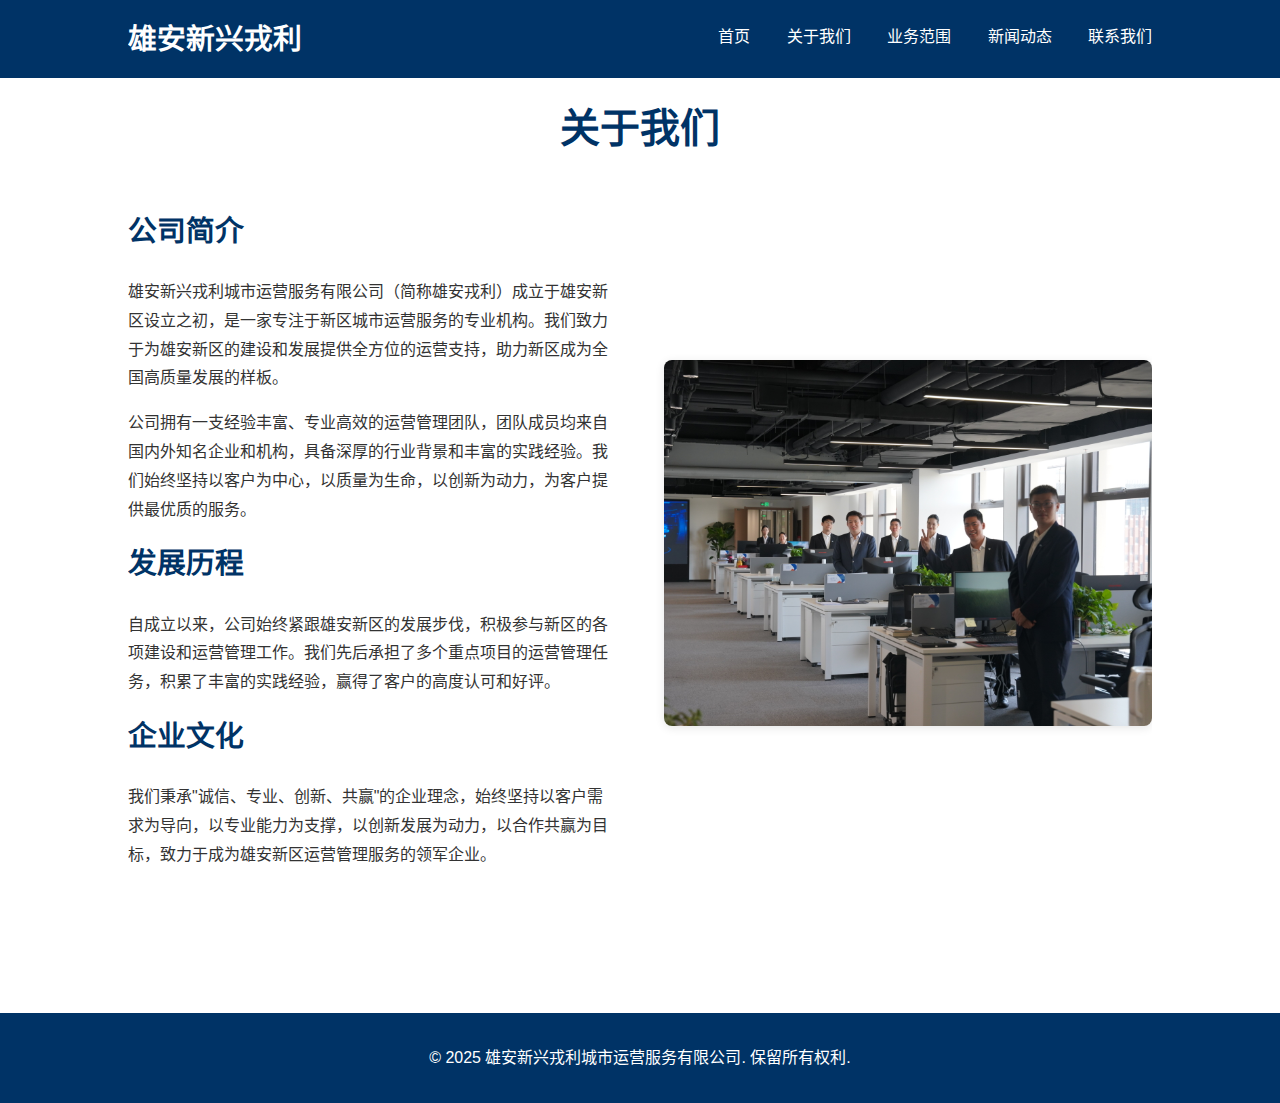
<file: about.html>
<!DOCTYPE html>
<html lang="zh-CN">
<head>
    <meta charset="UTF-8">
    <meta name="viewport" content="width=device-width, initial-scale=1.0">
    <title>关于我们 - 雄安新兴戎利官方网站</title>
    <link rel="stylesheet" href="style.css">
</head>
<body>
    <header>
        <div class="container">
            <div class="logo">
                <h1>雄安新兴戎利</h1>
            </div>
            <nav>
                <ul>
                    <li><a href="index.html">首页</a></li>
                    <li><a href="about.html">关于我们</a></li>
                    <li><a href="business.html">业务范围</a></li>
                    <li><a href="news.html">新闻动态</a></li>
                    <li><a href="contact.html">联系我们</a></li>
                </ul>
            </nav>
        </div>
    </header>

    <main>
        <section class="about">
            <div class="container">
                <h2>关于我们</h2>
                <div class="about-content">
                    <div class="about-text">
                        <h3>公司简介</h3>
                        <p>雄安新兴戎利城市运营服务有限公司（简称雄安戎利）成立于雄安新区设立之初，是一家专注于新区城市运营服务的专业机构。我们致力于为雄安新区的建设和发展提供全方位的运营支持，助力新区成为全国高质量发展的样板。</p>
                        <p>公司拥有一支经验丰富、专业高效的运营管理团队，团队成员均来自国内外知名企业和机构，具备深厚的行业背景和丰富的实践经验。我们始终坚持以客户为中心，以质量为生命，以创新为动力，为客户提供最优质的服务。</p>
                        <h3>发展历程</h3>
                        <p>自成立以来，公司始终紧跟雄安新区的发展步伐，积极参与新区的各项建设和运营管理工作。我们先后承担了多个重点项目的运营管理任务，积累了丰富的实践经验，赢得了客户的高度认可和好评。</p>
                        <h3>企业文化</h3>
                        <p>我们秉承"诚信、专业、创新、共赢"的企业理念，始终坚持以客户需求为导向，以专业能力为支撑，以创新发展为动力，以合作共赢为目标，致力于成为雄安新区运营管理服务的领军企业。</p>
                    </div>
                    <div class="about-image">
                        <img src="公司办公环境.jpg" alt="公司办公环境">
                    </div>
                </div>
            </div>
        </section>
    </main>

    <footer>
        <div class="container">
            <p>&copy; 2025 雄安新兴戎利城市运营服务有限公司. 保留所有权利.</p>
        </div>
    </footer>

    <script src="script.js"></script>
</body>

</html>
</file>
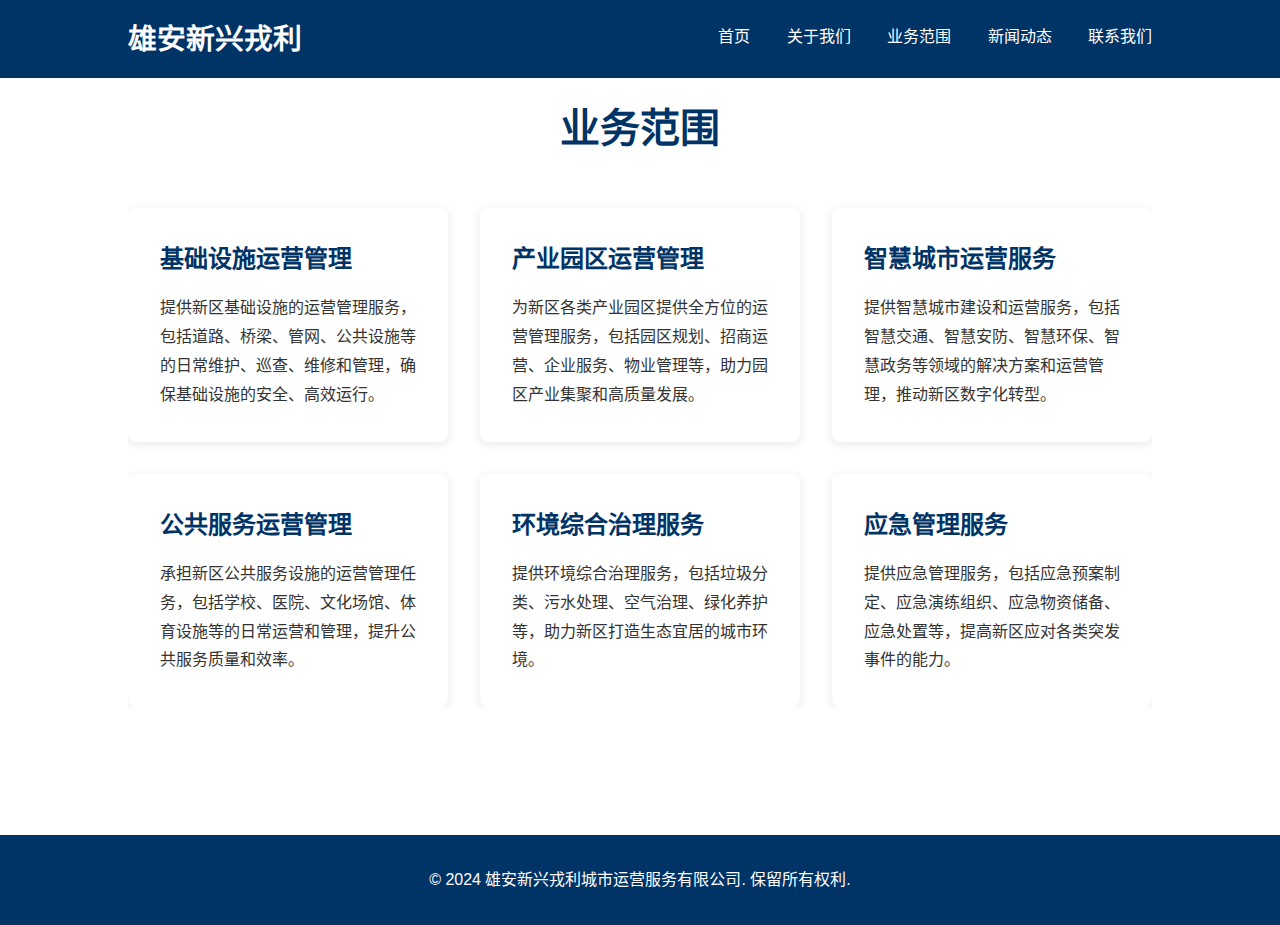
<file: business.html>
<!DOCTYPE html>
<html lang="zh-CN">
<head>
    <meta charset="UTF-8">
    <meta name="viewport" content="width=device-width, initial-scale=1.0">
    <title>业务范围 - 雄安新兴戎利官方网站</title>
    <link rel="stylesheet" href="style.css">
</head>
<body>
    <header>
        <div class="container">
            <div class="logo">
                <h1>雄安新兴戎利</h1>
            </div>
            <nav>
                <ul>
                    <li><a href="index.html">首页</a></li>
                    <li><a href="about.html">关于我们</a></li>
                    <li><a href="business.html">业务范围</a></li>
                    <li><a href="news.html">新闻动态</a></li>
                    <li><a href="contact.html">联系我们</a></li>
                </ul>
            </nav>
        </div>
    </header>

    <main>
        <section class="business">
            <div class="container">
                <h2>业务范围</h2>
                <div class="business-items">
                    <div class="business-item">
                        <h3>基础设施运营管理</h3>
                        <p>提供新区基础设施的运营管理服务，包括道路、桥梁、管网、公共设施等的日常维护、巡查、维修和管理，确保基础设施的安全、高效运行。</p>
                    </div>
                    <div class="business-item">
                        <h3>产业园区运营管理</h3>
                        <p>为新区各类产业园区提供全方位的运营管理服务，包括园区规划、招商运营、企业服务、物业管理等，助力园区产业集聚和高质量发展。</p>
                    </div>
                    <div class="business-item">
                        <h3>智慧城市运营服务</h3>
                        <p>提供智慧城市建设和运营服务，包括智慧交通、智慧安防、智慧环保、智慧政务等领域的解决方案和运营管理，推动新区数字化转型。</p>
                    </div>
                    <div class="business-item">
                        <h3>公共服务运营管理</h3>
                        <p>承担新区公共服务设施的运营管理任务，包括学校、医院、文化场馆、体育设施等的日常运营和管理，提升公共服务质量和效率。</p>
                    </div>
                    <div class="business-item">
                        <h3>环境综合治理服务</h3>
                        <p>提供环境综合治理服务，包括垃圾分类、污水处理、空气治理、绿化养护等，助力新区打造生态宜居的城市环境。</p>
                    </div>
                    <div class="business-item">
                        <h3>应急管理服务</h3>
                        <p>提供应急管理服务，包括应急预案制定、应急演练组织、应急物资储备、应急处置等，提高新区应对各类突发事件的能力。</p>
                    </div>
                </div>
            </div>
        </section>
    </main>

    <footer>
        <div class="container">
            <p>&copy; 2024 雄安新兴戎利城市运营服务有限公司. 保留所有权利.</p>
        </div>
    </footer>

    <script src="script.js"></script>
</body>
</html>
</file>
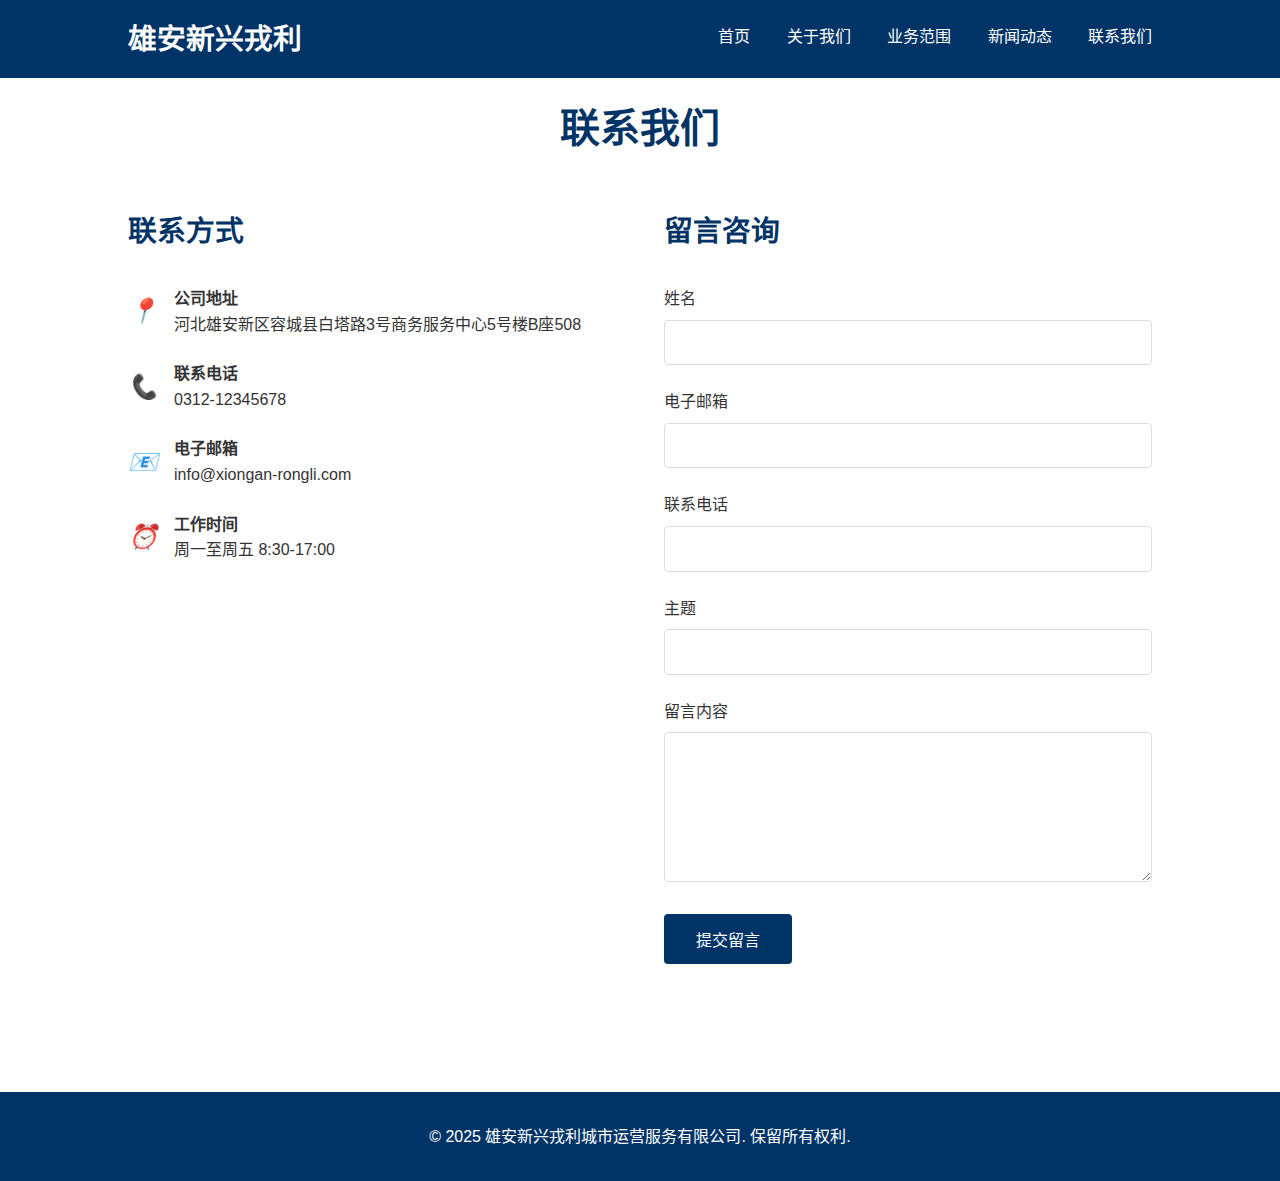
<file: contact.html>
<!DOCTYPE html>
<html lang="zh-CN">
<head>
    <meta charset="UTF-8">
    <meta name="viewport" content="width=device-width, initial-scale=1.0">
    <title>联系我们 - 雄安新兴戎利官方网站</title>
    <link rel="stylesheet" href="style.css">
</head>
<body>
    <header>
        <div class="container">
            <div class="logo">
                <h1>雄安新兴戎利</h1>
            </div>
            <nav>
                <ul>
                    <li><a href="index.html">首页</a></li>
                    <li><a href="about.html">关于我们</a></li>
                    <li><a href="business.html">业务范围</a></li>
                    <li><a href="news.html">新闻动态</a></li>
                    <li><a href="contact.html">联系我们</a></li>
                </ul>
            </nav>
        </div>
    </header>

    <main>
        <section class="contact">
            <div class="container">
                <h2>联系我们</h2>
                <div class="contact-content">
                    <div class="contact-info">
                        <h3>联系方式</h3>
                        <div class="contact-item">
                            <i class="icon">📍</i>
                            <div>
                                <h4>公司地址</h4>
                                <p>河北雄安新区容城县白塔路3号商务服务中心5号楼B座508</p>
                            </div>
                        </div>
                        <div class="contact-item">
                            <i class="icon">📞</i>
                            <div>
                                <h4>联系电话</h4>
                                <p>0312-12345678</p>
                            </div>
                        </div>
                        <div class="contact-item">
                            <i class="icon">📧</i>
                            <div>
                                <h4>电子邮箱</h4>
                                <p>info@xiongan-rongli.com</p>
                            </div>
                        </div>
                        <div class="contact-item">
                            <i class="icon">⏰</i>
                            <div>
                                <h4>工作时间</h4>
                                <p>周一至周五 8:30-17:00</p>
                            </div>
                        </div>
                    </div>
                    <div class="contact-form">
                        <h3>留言咨询</h3>
                        <form class="contact-form">
                            <div class="form-group">
                                <label for="name">姓名</label>
                                <input type="text" id="name" name="name" required>
                            </div>
                            <div class="form-group">
                                <label for="email">电子邮箱</label>
                                <input type="email" id="email" name="email" required>
                            </div>
                            <div class="form-group">
                                <label for="phone">联系电话</label>
                                <input type="tel" id="phone" name="phone">
                            </div>
                            <div class="form-group">
                                <label for="subject">主题</label>
                                <input type="text" id="subject" name="subject" required>
                            </div>
                            <div class="form-group">
                                <label for="message">留言内容</label>
                                <textarea id="message" name="message" rows="5" required></textarea>
                            </div>
                            <button type="submit" class="btn">提交留言</button>
                        </form>
                    </div>
                </div>
            </div>
        </section>
    </main>

    <footer>
        <div class="container">
            <p>&copy; 2025 雄安新兴戎利城市运营服务有限公司. 保留所有权利.</p>
        </div>
    </footer>

    <script src="script.js"></script>
</body>

</html>
</file>
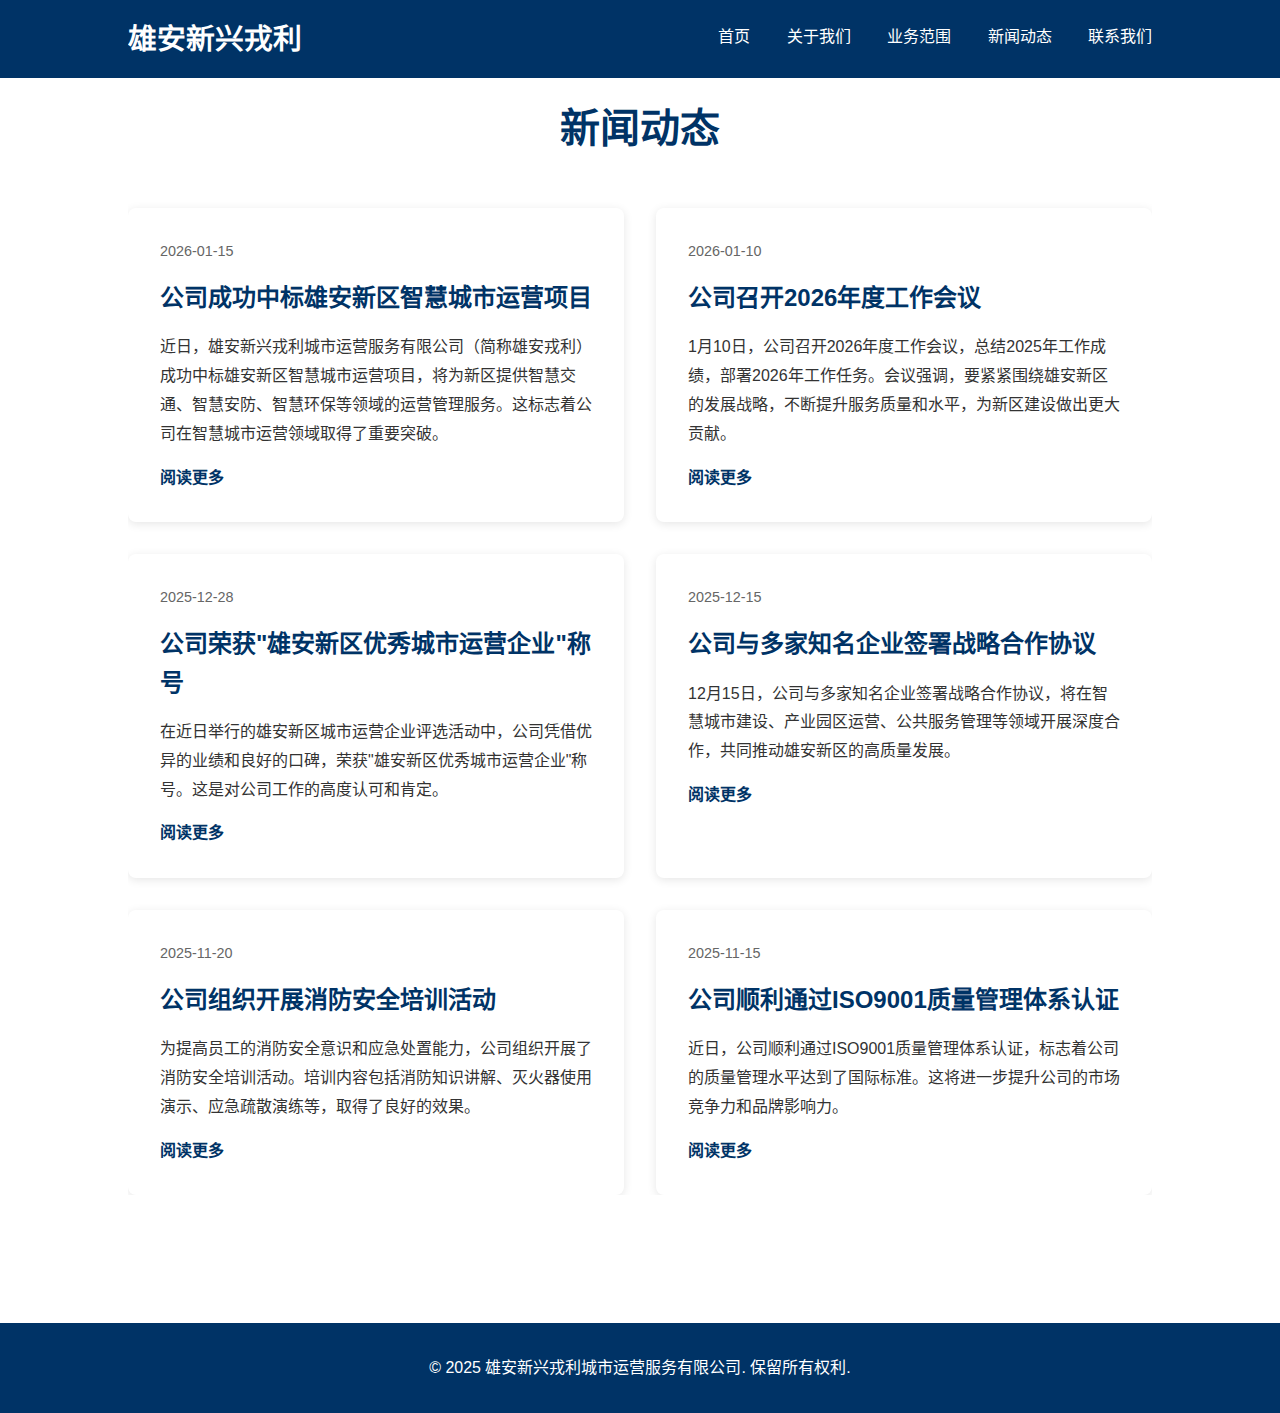
<file: news.html>
<!DOCTYPE html>
<html lang="zh-CN">
<head>
    <meta charset="UTF-8">
    <meta name="viewport" content="width=device-width, initial-scale=1.0">
    <title>新闻动态 - 雄安新兴戎利官方网站</title>
    <link rel="stylesheet" href="style.css">
</head>
<body>
    <header>
        <div class="container">
            <div class="logo">
                <h1>雄安新兴戎利</h1>
            </div>
            <nav>
                <ul>
                    <li><a href="index.html">首页</a></li>
                    <li><a href="about.html">关于我们</a></li>
                    <li><a href="business.html">业务范围</a></li>
                    <li><a href="news.html">新闻动态</a></li>
                    <li><a href="contact.html">联系我们</a></li>
                </ul>
            </nav>
        </div>
    </header>

    <main>
        <section class="news">
            <div class="container">
                <h2>新闻动态</h2>
                <div class="news-items">
                    <div class="news-item">
                        <div class="news-date">2026-01-15</div>
                        <h3>公司成功中标雄安新区智慧城市运营项目</h3>
                        <p>近日，雄安新兴戎利城市运营服务有限公司（简称雄安戎利）成功中标雄安新区智慧城市运营项目，将为新区提供智慧交通、智慧安防、智慧环保等领域的运营管理服务。这标志着公司在智慧城市运营领域取得了重要突破。</p>
                        <a href="#" class="read-more">阅读更多</a>
                    </div>
                    <div class="news-item">
                        <div class="news-date">2026-01-10</div>
                        <h3>公司召开2026年度工作会议</h3>
                        <p>1月10日，公司召开2026年度工作会议，总结2025年工作成绩，部署2026年工作任务。会议强调，要紧紧围绕雄安新区的发展战略，不断提升服务质量和水平，为新区建设做出更大贡献。</p>
                        <a href="#" class="read-more">阅读更多</a>
                    </div>
                    <div class="news-item">
                        <div class="news-date">2025-12-28</div>
                        <h3>公司荣获"雄安新区优秀城市运营企业"称号</h3>
                        <p>在近日举行的雄安新区城市运营企业评选活动中，公司凭借优异的业绩和良好的口碑，荣获"雄安新区优秀城市运营企业"称号。这是对公司工作的高度认可和肯定。</p>
                        <a href="#" class="read-more">阅读更多</a>
                    </div>
                    <div class="news-item">
                        <div class="news-date">2025-12-15</div>
                        <h3>公司与多家知名企业签署战略合作协议</h3>
                        <p>12月15日，公司与多家知名企业签署战略合作协议，将在智慧城市建设、产业园区运营、公共服务管理等领域开展深度合作，共同推动雄安新区的高质量发展。</p>
                        <a href="#" class="read-more">阅读更多</a>
                    </div>
                    <div class="news-item">
                        <div class="news-date">2025-11-20</div>
                        <h3>公司组织开展消防安全培训活动</h3>
                        <p>为提高员工的消防安全意识和应急处置能力，公司组织开展了消防安全培训活动。培训内容包括消防知识讲解、灭火器使用演示、应急疏散演练等，取得了良好的效果。</p>
                        <a href="#" class="read-more">阅读更多</a>
                    </div>
                    <div class="news-item">
                        <div class="news-date">2025-11-15</div>
                        <h3>公司顺利通过ISO9001质量管理体系认证</h3>
                        <p>近日，公司顺利通过ISO9001质量管理体系认证，标志着公司的质量管理水平达到了国际标准。这将进一步提升公司的市场竞争力和品牌影响力。</p>
                        <a href="#" class="read-more">阅读更多</a>
                    </div>
                </div>
            </div>
        </section>
    </main>

    <footer>
        <div class="container">
            <p>&copy; 2025 雄安新兴戎利城市运营服务有限公司. 保留所有权利.</p>
        </div>
    </footer>

    <script src="script.js"></script>
</body>

</html>
</file>
<file: style.css>
* {
    margin: 0;
    padding: 0;
    box-sizing: border-box;
}

body {
    font-family: 'Microsoft YaHei', sans-serif;
    line-height: 1.6;
    color: #333;
}

.container {
    width: 80%;
    margin: 0 auto;
    overflow: hidden;
}

/* Header Styles */
header {
    background: #003366;
    color: #fff;
    padding: 1rem 0;
    position: fixed;
    width: 100%;
    top: 0;
    z-index: 1000;
}

.logo h1 {
    font-size: 1.8rem;
    float: left;
}

nav {
    float: right;
    margin-top: 0.5rem;
}

nav ul {
    list-style: none;
}

nav ul li {
    display: inline;
    margin-left: 2rem;
}

nav ul li a {
    color: #fff;
    text-decoration: none;
    font-size: 1rem;
    transition: color 0.3s ease;
}

nav ul li a:hover {
    color: #ffd700;
}

/* Banner Styles */
.banner {
    background: linear-gradient(rgba(0, 51, 102, 0.8), rgba(0, 51, 102, 0.8)), url('banner.jpg') no-repeat center center/cover;
    color: #fff;
    padding: 10rem 0 6rem;
    text-align: center;
    margin-top: 4rem;
}

.banner h2 {
    font-size: 3rem;
    margin-bottom: 1rem;
}

.banner p {
    font-size: 1.2rem;
    margin-bottom: 2rem;
}

/* Intro Section */
.intro {
    padding: 4rem 0;
    background: #f4f4f4;
}

.intro h3 {
    text-align: center;
    font-size: 2rem;
    margin-bottom: 2rem;
    color: #003366;
}

.intro p {
    text-align: center;
    margin-bottom: 3rem;
    font-size: 1.1rem;
    max-width: 800px;
    margin-left: auto;
    margin-right: auto;
}

.features {
    display: grid;
    grid-template-columns: repeat(3, 1fr);
    gap: 2rem;
}

.feature {
    background: #fff;
    padding: 2rem;
    border-radius: 8px;
    box-shadow: 0 2px 10px rgba(0, 0, 0, 0.1);
    text-align: center;
    transition: transform 0.3s ease;
}

.feature:hover {
    transform: translateY(-5px);
}

.feature h4 {
    color: #003366;
    margin-bottom: 1rem;
    font-size: 1.3rem;
}

/* Footer Styles */
footer {
    background: #003366;
    color: #fff;
    text-align: center;
    padding: 2rem 0;
    margin-top: 4rem;
}

/* About Page */
.about {
    padding: 6rem 0 4rem;
}

.about h2 {
    text-align: center;
    font-size: 2.5rem;
    margin-bottom: 3rem;
    color: #003366;
}

.about-content {
    display: grid;
    grid-template-columns: 1fr 1fr;
    gap: 3rem;
    align-items: center;
}

.about-text h3 {
    color: #003366;
    margin-bottom: 1.5rem;
    font-size: 1.8rem;
}

.about-text p {
    margin-bottom: 1rem;
    line-height: 1.8;
}

.about-image img {
    width: 100%;
    border-radius: 8px;
    box-shadow: 0 2px 10px rgba(0, 0, 0, 0.1);
}

/* Business Page */
.business {
    padding: 6rem 0 4rem;
}

.business h2 {
    text-align: center;
    font-size: 2.5rem;
    margin-bottom: 3rem;
    color: #003366;
}

.business-items {
    display: grid;
    grid-template-columns: repeat(auto-fit, minmax(300px, 1fr));
    gap: 2rem;
}

.business-item {
    background: #fff;
    padding: 2rem;
    border-radius: 8px;
    box-shadow: 0 2px 10px rgba(0, 0, 0, 0.1);
    transition: transform 0.3s ease;
}

.business-item:hover {
    transform: translateY(-5px);
}

.business-item h3 {
    color: #003366;
    margin-bottom: 1rem;
    font-size: 1.5rem;
}

.business-item p {
    line-height: 1.8;
}

/* News Page */
.news {
    padding: 6rem 0 4rem;
}

.news h2 {
    text-align: center;
    font-size: 2.5rem;
    margin-bottom: 3rem;
    color: #003366;
}

.news-items {
    display: grid;
    grid-template-columns: repeat(auto-fit, minmax(350px, 1fr));
    gap: 2rem;
}

.news-item {
    background: #fff;
    padding: 2rem;
    border-radius: 8px;
    box-shadow: 0 2px 10px rgba(0, 0, 0, 0.1);
    transition: transform 0.3s ease;
}

.news-item:hover {
    transform: translateY(-5px);
}

.news-date {
    color: #666;
    font-size: 0.9rem;
    margin-bottom: 1rem;
}

.news-item h3 {
    color: #003366;
    margin-bottom: 1rem;
    font-size: 1.5rem;
}

.news-item p {
    line-height: 1.8;
    margin-bottom: 1rem;
}

.read-more {
    color: #003366;
    text-decoration: none;
    font-weight: bold;
    transition: color 0.3s ease;
}

.read-more:hover {
    color: #ffd700;
}

/* Contact Page */
.contact {
    padding: 6rem 0 4rem;
}

.contact h2 {
    text-align: center;
    font-size: 2.5rem;
    margin-bottom: 3rem;
    color: #003366;
}

.contact-content {
    display: grid;
    grid-template-columns: 1fr 1fr;
    gap: 3rem;
}

.contact-info h3 {
    color: #003366;
    margin-bottom: 2rem;
    font-size: 1.8rem;
}

.contact-item {
    margin-bottom: 1.5rem;
    display: flex;
    align-items: center;
}

.contact-item i {
    color: #003366;
    margin-right: 1rem;
    font-size: 1.5rem;
}

.contact-form h3 {
    color: #003366;
    margin-bottom: 2rem;
    font-size: 1.8rem;
}

.form-group {
    margin-bottom: 1.5rem;
}

.form-group label {
    display: block;
    margin-bottom: 0.5rem;
    color: #333;
}

.form-group input, .form-group textarea {
    width: 100%;
    padding: 0.8rem;
    border: 1px solid #ddd;
    border-radius: 4px;
    font-size: 1rem;
    font-family: 'Microsoft YaHei', sans-serif;
}

.form-group textarea {
    resize: vertical;
    min-height: 150px;
}

.btn {
    background: #003366;
    color: #fff;
    padding: 0.8rem 2rem;
    border: none;
    border-radius: 4px;
    font-size: 1rem;
    cursor: pointer;
    transition: background 0.3s ease;
}

.btn:hover {
    background: #002244;
}

/* Responsive Design */
@media (max-width: 768px) {
    .container {
        width: 90%;
    }

    .logo h1 {
        font-size: 1.4rem;
        float: none;
        text-align: center;
    }

    nav {
        float: none;
        text-align: center;
    }

    nav ul li {
        display: block;
        margin: 0.5rem 0;
    }

    .banner {
        padding: 8rem 0 4rem;
    }

    .banner h2 {
        font-size: 2rem;
    }

    .features {
        grid-template-columns: 1fr;
    }

    .about-content,
    .contact-content {
        grid-template-columns: 1fr;
    }

    .news-items,
    .business-items {
        grid-template-columns: 1fr;
    }
}
</file>
